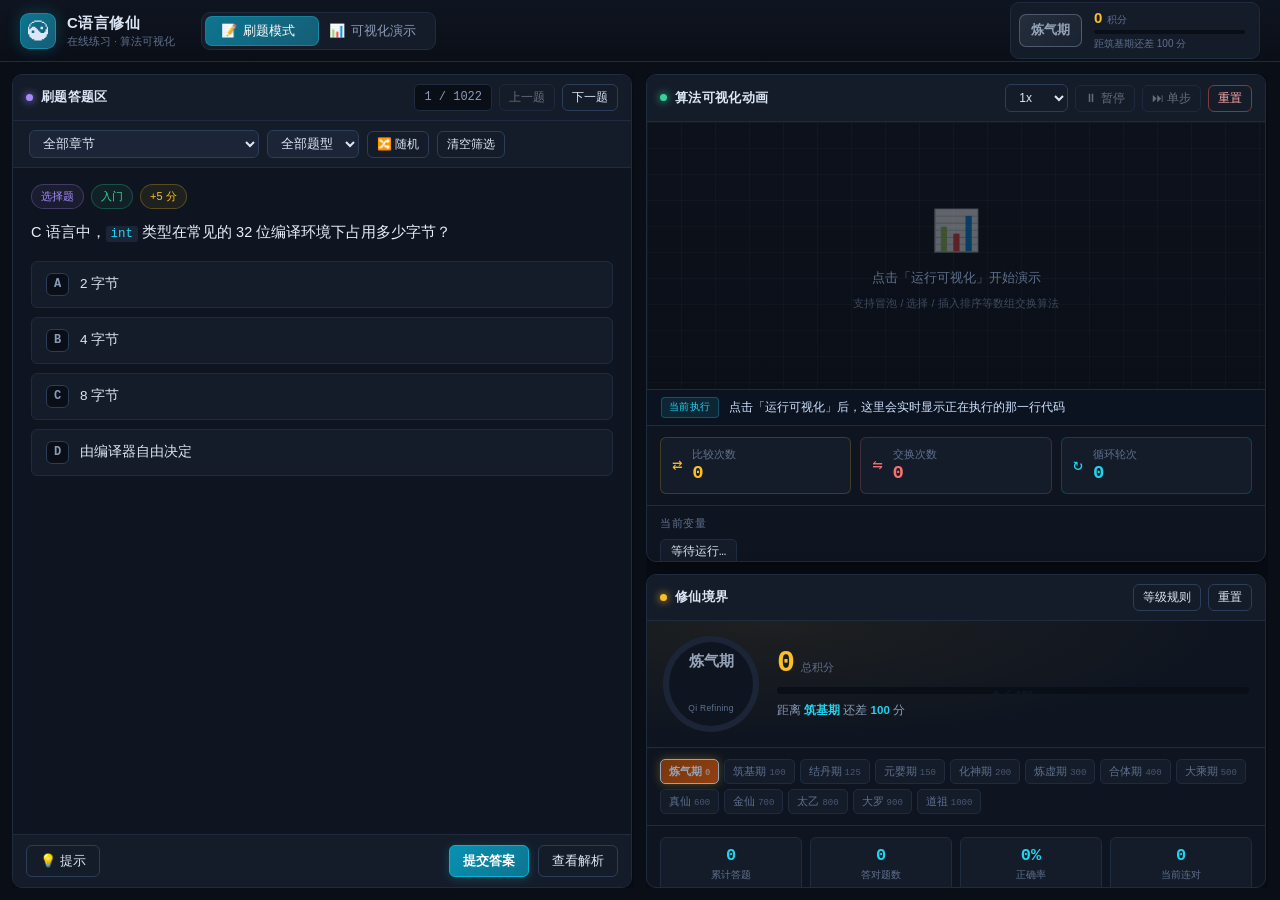
<file: index.html>
<!DOCTYPE html>
<html lang="zh-CN">
<head>
<meta charset="UTF-8">
<meta name="viewport" content="width=device-width, initial-scale=1.0">
<title>C语言修仙 · 在线练习与算法可视化</title>
<link rel="icon" href="data:,">
<link rel="stylesheet" href="css/style.css">
<style>
  /* 外层页面（iframe 的宿主）也要挂剑光标。
   * ui.html 内部由 style.css 末尾的规则覆盖，但 iframe 元素本身
   * 占据整个视口，鼠标停在它的边框/加载态上时走的是外层文档规则。 */
  html, html body, html body * { cursor: var(--cursor-sword); }
</style>
</head>
<body class="entry-body">

<!--
  ============================================================
  index.html —— 网站入口
  职责：仅负责挂载 ui.html（全部 DOM 布局都在 ui.html 中）
  好处：修改界面只需改 ui.html，本文件永远不用动
  运行方式：
    1) 本地：直接双击打开 index.html 即可（纯前端、无后端、无构建）
    2) 部署：把整个 c-practice 目录推到 GitHub Pages 即可
  ============================================================
-->

<div class="entry-loading" id="entryLoading">
  <div class="entry-spinner"></div>
  <p>正在载入 <code>ui.html</code> …</p>
</div>

<div class="entry-fallback" id="entryFallback" hidden>
  <h1>😢 界面文件未能载入</h1>
  <p class="entry-reason"></p>
  <p>请确认 <code>ui.html</code> 与本文件位于<b>同一目录</b>，且 <code>css\</code>、<code>js\</code> 两个子文件夹也已完整复制。</p>
  <p class="entry-actions">
    <a href="ui.html">点此直接打开 ui.html →</a>
  </p>
  <p class="entry-tip">提示：若直接双击 index.html 出现异常，可在本文件夹打开终端执行
    <code>python -m http.server 8080</code>，然后访问 http://localhost:8080</p>
</div>

<!-- ui.html 承载全部界面结构，被 iframe 嵌入以保持单文件职责单一 -->
<iframe id="appFrame" src="ui.html" title="C语言修仙在线练习"></iframe>

<script>
  /* 入口页脚本：仅负责 iframe 载入状态提示，不含任何业务逻辑
   *
   * 注意：iframe 的 error 事件在部分浏览器 + file:// 协议下并不触发，
   * 只监听 error 会导致真正出问题时用户只看到白屏。
   * 因此这里采用「load 事件 + 定时探测 iframe 内部 DOM」双重保险：
   * 只要 ui.html 真正渲染出了 #appFrame 容器，就认为载入成功。
   */
  (function () {
    var frame = document.getElementById('appFrame');
    var loading = document.getElementById('entryLoading');
    var fallback = document.getElementById('entryFallback');
    var settled = false;

    function succeed() {
      if (settled) return;
      settled = true;
      loading.style.display = 'none';
      fallback.hidden = true;
    }

    function fail(msg) {
      if (settled) return;
      settled = true;
      loading.style.display = 'none';
      fallback.hidden = false;
      if (msg) {
        var p = fallback.querySelector('.entry-reason');
        if (p) p.textContent = msg;
      }
    }

    // 方式一：iframe 触发 load
    frame.addEventListener('load', function () { succeed(); });

    // 方式二：iframe 触发 error（部分浏览器可用）
    frame.addEventListener('error', function () {
      fail('浏览器报告 ui.html 载入失败。');
    });

    // 方式三：定时探测 iframe 内部是否已渲染出根容器
    // 跨域限制对 file:// 同目录不生效，此处可正常读取（同源）。
    var tries = 0;
    var timer = setInterval(function () {
      tries++;
      var ok = false;
      try {
        var doc = frame.contentDocument;
        ok = !!(doc && doc.getElementById('appFrame'));
      } catch (e) {
        // 某些浏览器禁止读取 contentDocument，忽略并等待 load 事件
        ok = true;
      }
      if (ok) { clearInterval(timer); succeed(); return; }
      if (tries >= 20) {                    // 20 × 300ms = 6 秒
        clearInterval(timer);
        fail('ui.html 已找到，但内部脚本未能正常初始化。请按 F12 查看控制台报错。');
      }
    }, 300);
  })();
</script>

</body>
</html>
</file>
<file: css/style.css>
/* ============================================================
   style.css —— 全站样式（深色科技风）
   独立样式文件：所有视觉表现都在这里，改样式不用动 HTML/JS
   结构目录：
     01. 变量与基础
     02. 入口页 index.html
     03. 顶栏 + 模式切换
     04. 布局骨架
     05. 面板通用
     06. 代码编辑器
     07. 可视化面板
     08. 刷题面板
     09. 修仙等级面板
     10. 弹窗 / Toast
     11. 响应式
   ============================================================ */

/* ============ 01. 变量与基础 ============ */
:root {
  /* 背景层次 */
  --bg-0: #0a0e17;
  --bg-1: #0f1520;
  --bg-2: #141c2a;
  --bg-3: #1b2537;
  --bg-hover: #223047;

  /* 边框 */
  --line: #1f2b3f;
  --line-soft: #182234;
  --line-bright: #2c3d59;

  /* 文字 */
  --txt: #dce6f5;
  --txt-dim: #8b9cb8;
  --txt-mute: #5f708d;

  /* 主题色 */
  --cyan: #22d3ee;
  --cyan-dim: #0e7490;
  --green: #34d399;
  --purple: #a78bfa;
  --gold: #fbbf24;
  --orange: #fb923c;
  --red: #f87171;
  --blue: #60a5fa;
  --pink: #f472b6;

  /* 语法高亮 */
  --syn-key: #ff7b9c;
  --syn-type: #22d3ee;
  --syn-num: #fbbf24;
  --syn-str: #a5e075;
  --syn-com: #5a6b87;
  --syn-fn: #60a5fa;
  --syn-punc: #93a4c0;

  --radius: 10px;
  --radius-sm: 6px;
  --shadow: 0 8px 28px rgba(0, 0, 0, .45);
  --mono: "JetBrains Mono", "Cascadia Code", Consolas, "Courier New", monospace;
  --sans: -apple-system, BlinkMacSystemFont, "Segoe UI", "Microsoft YaHei", "PingFang SC", sans-serif;
}
/* ============ 01.2 像素剑光标 ============
 * 全站鼠标指针换成一把像素钻石剑（来自Minecraft 附魔钻石剑）。
 * 剑尖朝左上，所以热点设在 (5, 0) —— 鼠标点正好落在剑尖上，
 * 剑身向右下延伸，不挡视线。
 *
 * 热点 (5, 0) 由生成脚本实测剑尖位置得出（见 README「像素剑光标」一节），
 * 换图后必须重新实测并同步这两个数值。
 * 末位的 fallback 关键字不能省：图片万一加载失败，
 * 光标会退化成该关键字而不是变成一片空白。
 */
:root {
  --cursor-sword: url("../assets/cursor-sword.png") 5 0, default;
  /* 可点击元素：剑 + fallback pointer */
  --cursor-sword-hl: url("../assets/cursor-sword.png") 5 0, pointer;
}


* { box-sizing: border-box; margin: 0; padding: 0; }

html, body { height: 100%; }

body {
  font-family: var(--sans);
  background: var(--bg-0);
  color: var(--txt);
  font-size: 14px;
  line-height: 1.6;
  -webkit-font-smoothing: antialiased;
  overflow: hidden;
}

/* 全局滚动条 */
::-webkit-scrollbar { width: 9px; height: 9px; }
::-webkit-scrollbar-track { background: transparent; }
::-webkit-scrollbar-thumb { background: #2a3a54; border-radius: 5px; }
::-webkit-scrollbar-thumb:hover { background: #3a4f70; }

code, pre, .mono { font-family: var(--mono); }

/* 通用按钮 */
.btn {
  font-family: var(--sans);
  font-size: 13px;
  padding: 6px 13px;
  border-radius: var(--radius-sm);
  border: 1px solid var(--line-bright);
  background: var(--bg-3);
  color: var(--txt);
  cursor: var(--cursor-sword);
  transition: all .15s ease;
  white-space: nowrap;
  display: inline-flex;
  align-items: center;
  gap: 5px;
}
.btn:hover:not(:disabled) { background: var(--bg-hover); border-color: #3d5578; }
.btn:active:not(:disabled) { transform: translateY(1px); }
.btn:disabled { opacity: .4; cursor: not-allowed; }
.btn-sm { padding: 4px 9px; font-size: 12px; }
.btn-ghost { background: transparent; }
.btn-ghost:hover:not(:disabled) { background: var(--bg-3); }
.btn-primary {
  background: linear-gradient(135deg, #0891b2, #0e7490);
  border-color: #06b6d4;
  color: #fff;
  font-weight: 600;
  box-shadow: 0 2px 10px rgba(34, 211, 238, .22);
}
.btn-primary:hover:not(:disabled) {
  background: linear-gradient(135deg, #06b6d4, #0891b2);
  box-shadow: 0 3px 16px rgba(34, 211, 238, .38);
}
.btn-danger { background: transparent; border-color: #7f3a3a; color: #fca5a5; }
.btn-danger:hover:not(:disabled) { background: #3f1d1d; }
.btn-ico { font-size: 11px; }

.btn-mini {
  font-size: 11px;
  padding: 2px 8px;
  border-radius: 4px;
  border: 1px solid var(--line-bright);
  background: transparent;
  color: var(--txt-dim);
  cursor: var(--cursor-sword);
  transition: all .15s;
  font-family: var(--sans);
}
.btn-mini:hover { background: var(--bg-3); color: var(--txt); }

.sel {
  font-family: var(--sans);
  font-size: 12px;
  padding: 5px 9px;
  border-radius: var(--radius-sm);
  border: 1px solid var(--line-bright);
  background: var(--bg-2);
  color: var(--txt);
  cursor: var(--cursor-sword);
  outline: none;
}
.sel:focus { border-color: var(--cyan); }

/* ============ 01.5 hidden 属性兜底 ============
 * 必须放在入口页样式之前，且带 !important。
 * 原因：浏览器默认样式表里的 [hidden] { display: none } 优先级极低，
 * 任何作者样式里的 display 声明（.entry-fallback{display:flex} 等）
 * 都会覆盖它，导致 hidden 属性完全失效、遮罩层永久盖住页面。
 * 这条规则统一兜底，保证 hidden 在本项目任何位置都有效。
 */
[hidden] { display: none !important; }

/* ============ 02. 入口页 index.html ============ */
.entry-body {
  display: flex;
  align-items: center;
  justify-content: center;
  background: radial-gradient(ellipse at 50% 0%, #16203180, var(--bg-0) 70%);
}
#appFrame {
  width: 100vw;
  height: 100vh;
  border: none;
  display: block;
}
.entry-loading, .entry-fallback {
  position: fixed;
  inset: 0;
  display: flex;
  flex-direction: column;
  align-items: center;
  justify-content: center;
  gap: 16px;
  z-index: 10;
  color: var(--txt-dim);
}
.entry-spinner {
  width: 42px; height: 42px;
  border: 3px solid var(--line);
  border-top-color: var(--cyan);
  border-radius: 50%;
  animation: spin .8s linear infinite;
}
@keyframes spin { to { transform: rotate(360deg); } }
.entry-fallback { background: var(--bg-0); text-align: center; padding: 24px; }
.entry-fallback h1 { font-size: 20px; color: var(--txt); }
.entry-fallback code { color: var(--cyan); }
.entry-fallback b { color: var(--txt); }
.entry-fallback a { color: var(--cyan); }
.entry-fallback .entry-reason { color: #f0b429; font-size: 14px; min-height: 20px; }
.entry-fallback .entry-actions { margin-top: 4px; }
.entry-fallback .entry-tip {
  margin-top: 10px; font-size: 12.5px; line-height: 1.9;
  color: var(--txt-dim); max-width: 560px;
  border-top: 1px solid var(--line); padding-top: 14px;
}

/* ============ 03. 顶栏 + 模式切换 ============ */
.app-body {
  display: flex;
  flex-direction: column;
  height: 100vh;
}

.topbar {
  flex: 0 0 auto;
  height: 62px;
  display: flex;
  align-items: center;
  gap: 26px;
  padding: 0 20px;
  background: linear-gradient(180deg, var(--bg-1), var(--bg-0));
  border-bottom: 1px solid var(--line);
  z-index: 20;
}

.brand { display: flex; align-items: center; gap: 11px; }
.brand-logo {
  width: 36px; height: 36px;
  display: grid; place-items: center;
  font-size: 20px;
  border-radius: 9px;
  background: linear-gradient(135deg, #0e7490, #155e75);
  border: 1px solid #22d3ee55;
  box-shadow: 0 0 16px rgba(34, 211, 238, .22);
}
.brand-text h1 { font-size: 15px; font-weight: 700; letter-spacing: .5px; }
.brand-text p { font-size: 11px; color: var(--txt-mute); margin-top: -2px; }

/* 模式切换按钮 */
.mode-switch {
  position: relative;
  display: flex;
  background: var(--bg-2);
  border: 1px solid var(--line);
  border-radius: 9px;
  padding: 3px;
  gap: 2px;
}
.mode-btn {
  position: relative;
  z-index: 2;
  display: flex; align-items: center; gap: 6px;
  padding: 6px 16px;
  font-size: 13px;
  font-weight: 500;
  color: var(--txt-dim);
  background: transparent;
  border: none;
  border-radius: 7px;
  cursor: var(--cursor-sword);
  font-family: var(--sans);
  transition: color .2s;
}
.mode-btn.active { color: #fff; }
.mode-btn:hover:not(.active) { color: var(--txt); }
.mode-slider {
  position: absolute;
  z-index: 1;
  top: 3px; left: 3px; bottom: 3px;
  width: calc(50% - 3px);
  border-radius: 7px;
  background: linear-gradient(135deg, #0e7490, #155e75);
  border: 1px solid #22d3ee44;
  transition: transform .28s cubic-bezier(.4, 0, .2, 1);
}
.mode-switch[data-active="viz"] .mode-slider { transform: translateX(100%); }

/* 顶栏修仙迷你面板 */
.topbar-level {
  margin-left: auto;
  display: flex; align-items: center; gap: 12px;
  padding: 6px 14px 6px 8px;
  background: var(--bg-2);
  border: 1px solid var(--line);
  border-radius: 9px;
  min-width: 250px;
}
.tbl-badge {
  font-size: 13px; font-weight: 700;
  padding: 5px 11px;
  border-radius: 7px;
  background: linear-gradient(135deg, #78350f, #92400e);
  border: 1px solid #fbbf2455;
  color: #fde68a;
  white-space: nowrap;
  transition: all .4s;
}
.tbl-info { flex: 1; min-width: 0; }
.tbl-score { font-size: 15px; font-weight: 700; color: var(--gold); line-height: 1.2; }
.tbl-score em { font-size: 10px; font-style: normal; color: var(--txt-mute); font-weight: 400; }
.tbl-bar {
  height: 4px;
  background: var(--bg-0);
  border-radius: 3px;
  overflow: hidden;
  margin: 3px 0 2px;
}
.tbl-bar-fill {
  height: 100%;
  width: 0%;
  border-radius: 3px;
  background: linear-gradient(90deg, #f59e0b, #fbbf24);
  transition: width .5s ease;
}
.tbl-next { font-size: 10px; color: var(--txt-mute); white-space: nowrap; }

/* ============ 04. 布局骨架 ============ */
.layout {
  flex: 1;
  display: grid;
  grid-template-columns: 1fr 1fr;
  gap: 12px;
  padding: 12px;
  overflow: hidden;
  min-height: 0;
}
.col-left, .col-right {
  display: flex;
  flex-direction: column;
  gap: 12px;
  min-height: 0;
  overflow-y: auto;
  overflow-x: hidden;
  padding-right: 2px;
}

/* 模式切换时的显隐 */
body[data-mode="quiz"] .panel-editor { display: none; }
body[data-mode="quiz"] .panel-quiz { flex: 1 1 auto; }
body[data-mode="viz"] .panel-quiz { display: none; }
body[data-mode="viz"] .panel-editor { flex: 1 1 auto; }
body[data-mode="viz"] .panel-viz { flex: 1 1 auto; }

/* ============ 05. 面板通用 ============ */
.panel {
  background: var(--bg-1);
  border: 1px solid var(--line);
  border-radius: var(--radius);
  display: flex;
  flex-direction: column;
  min-height: 0;
  box-shadow: var(--shadow);
  overflow: hidden;
}
.panel-head {
  flex: 0 0 auto;
  display: flex;
  align-items: center;
  justify-content: space-between;
  gap: 10px;
  padding: 9px 13px;
  background: var(--bg-2);
  border-bottom: 1px solid var(--line);
}
.panel-head h2 {
  font-size: 13px;
  font-weight: 600;
  display: flex; align-items: center; gap: 8px;
  letter-spacing: .3px;
}
.dot { width: 7px; height: 7px; border-radius: 50%; display: inline-block; }
.dot-cyan { background: var(--cyan); box-shadow: 0 0 8px var(--cyan); }
.dot-purple { background: var(--purple); box-shadow: 0 0 8px var(--purple); }
.dot-green { background: var(--green); box-shadow: 0 0 8px var(--green); }
.dot-gold { background: var(--gold); box-shadow: 0 0 8px var(--gold); }
.panel-actions { display: flex; align-items: center; gap: 7px; flex-wrap: wrap; }

/* ============ 06. 代码编辑器 ============ */
.panel-editor { min-height: 300px; }

.editor {
  flex: 1;
  display: flex;
  min-height: 0;
  background: #0c111b;
  font-family: var(--mono);
  font-size: 13.5px;
  line-height: 21px;
  position: relative;
}

/* 行号槽：自身不滚动，靠 JS 同步 scrollTop 与代码区对齐 */
.editor-gutter {
  flex: 0 0 auto;
  width: 46px;
  padding: 12px 8px 12px 0;
  text-align: right;
  color: #3f5273;
  background: #0a0f18;
  border-right: 1px solid var(--line-soft);
  overflow: hidden;
  user-select: none;
  font-variant-numeric: tabular-nums;
}
.editor-gutter .gl {
  height: 21px;
  transition: color .15s, background .15s;
  border-radius: 3px 0 0 3px;
}
.editor-gutter .gl.active {
  color: var(--cyan);
  background: rgba(34, 211, 238, .1);
}
/* 末尾占位行：不可见，只为让行号槽总高与代码区一致 */
.editor-gutter .gl-pad { color: transparent; }

/* 滚动容器：行号槽 + 代码区。代码区用 grid 让高亮层与 textarea 同高，
 * 容器是唯一的滚动源。
 * 关键：不要给 textarea 设 height:100%（它会相对容器高度锁死、裁掉超长内容），
 * 也不要给它 position:absolute（高度会退回容器可视高，同样裁切）——
 * 必须让它作为 grid 子项与高亮层共享内容高度。 */
.editor-scroll {
  flex: 1;
  position: relative;
  overflow: auto;
  min-width: 0;
  display: grid;
  grid-template-columns: 1fr;
  align-content: start;
  /* 细滚动条：默认样式在深色底上几乎看不见 */
  scrollbar-width: thin;
  scrollbar-color: #2c3a56 transparent;
}
.editor-scroll::-webkit-scrollbar { width: 10px; height: 10px; }
.editor-scroll::-webkit-scrollbar-track { background: #0a0f18; }
.editor-scroll::-webkit-scrollbar-thumb {
  background: #2c3a56;
  border: 2px solid #0a0f18;
  border-radius: 6px;
}
.editor-scroll::-webkit-scrollbar-thumb:hover { background: #3d5175; }
.editor-scroll::-webkit-scrollbar-corner { background: #0a0f18; }

/* 高亮层与 textarea 叠放在同一个 grid 单元里 */
.editor-highlight,
.editor-input {
  grid-area: 1 / 1;
  margin: 0;
  padding: 12px 16px;
  font-family: var(--mono);
  font-size: 13.5px;
  line-height: 21px;
  white-space: pre;
  tab-size: 4;
  border: none;
  min-width: 100%;
  /* 行数由 JS 按行数撑开，保证两层等高 */
  min-height: 100%;
}
.editor-highlight {
  position: relative;
  inset: auto;
  color: var(--txt);
  pointer-events: none;   /* 不拦截鼠标，滚轮/点击能穿透到 textarea */
  overflow: hidden;
}
.editor-input {
  position: relative;
  inset: auto;
  display: block;
  width: 100%;
  /* 高度跟高亮层一致：同一 grid 单元被内容撑到最大 */
  height: 100%;
  background: transparent;
  color: transparent;
  caret-color: var(--cyan);
  resize: none;
  outline: none;
  overflow: hidden;        /* 自身不滚动，滚动权统一归容器 */
}
.editor-input::selection { background: rgba(34, 211, 238, .28); }

/* 语法着色 token */
.tk-kw   { color: var(--syn-key); font-weight: 600; }
.tk-typ  { color: var(--syn-type); }
.tk-num  { color: var(--syn-num); }
.tk-str  { color: var(--syn-str); }
.tk-com  { color: var(--syn-com); font-style: italic; }
.tk-fn   { color: var(--syn-fn); }
.tk-pun  { color: var(--syn-punc); }
.tk-pre  { color: #c084fc; }
.tk-op   { color: #f0abfc; }

/* 编辑器底部状态条 */
.editor-foot {
  flex: 0 0 auto;
  display: flex;
  align-items: center;
  justify-content: space-between;
  gap: 12px;
  padding: 8px 13px;
  background: var(--bg-2);
  border-top: 1px solid var(--line);
}
.editor-status { display: flex; gap: 14px; font-size: 11px; color: var(--txt-mute); }
.editor-status b { color: var(--txt-dim); font-weight: 600; }
.editor-btns { display: flex; gap: 8px; }

/* ============ 07. 可视化面板 ============ */
.panel-viz { min-height: 420px; }

.viz-stage {
  position: relative;
  flex: 1 1 auto;
  min-height: 268px;
  background:
    linear-gradient(180deg, #0c111b, #0a0f18);
  border-bottom: 1px solid var(--line);
  padding: 18px 16px 30px;
  overflow: hidden;
  display: flex;
  align-items: flex-end;
}

/* 网格背景 */
.viz-stage::before {
  content: "";
  position: absolute;
  inset: 0;
  background-image:
    linear-gradient(#ffffff06 1px, transparent 1px),
    linear-gradient(90deg, #ffffff06 1px, transparent 1px);
  background-size: 100% 26px, 34px 100%;
  pointer-events: none;
}

.viz-empty {
  position: absolute;
  inset: 0;
  display: flex; flex-direction: column;
  align-items: center; justify-content: center;
  gap: 6px;
  color: var(--txt-mute);
  text-align: center;
  z-index: 3;
}
.viz-empty-ico { font-size: 40px; opacity: .35; }
.viz-empty p { font-size: 13px; }
.viz-empty small { font-size: 11px; opacity: .6; }

/* 柱状图 */
.viz-bars {
  position: relative;
  z-index: 2;
  width: 100%;
  height: 100%;
  display: flex;
  align-items: flex-end;
  justify-content: center;
  gap: 5px;
}
.viz-bar {
  flex: 1 1 0;
  max-width: 46px;
  min-width: 6px;
  position: relative;
  display: flex;
  flex-direction: column;
  justify-content: flex-end;
  align-items: center;
  height: 100%;
  transition: transform .18s;
}

/* ---- 柱子入场动画：从地面「长」出来 ----
 * 声明数组时逐根弹起，--enter-delay 由 JS 按下标错开，形成波浪感。
 * 这段动画只作用在 bar-enter 标记期，播完 JS 会摘掉该 class，
 * 避免和 compare / swap / lifted 的 transform 抢同一属性。 */
.viz-bar.bar-enter {
  animation: barRise .5s cubic-bezier(.34, 1.42, .5, 1) backwards;
  animation-delay: var(--enter-delay, 0ms);
}
@keyframes barRise {
  from {
    opacity: 0;
    transform: translateY(26px) scaleY(.25);
  }
  60% {
    opacity: 1;
  }
  to {
    opacity: 1;
    transform: translateY(0) scaleY(1);
  }
}
/* 数值比柱子本身晚一点淡入，像「长出来后才显示读数」 */
.viz-bar.bar-enter .viz-bar-val {
  animation: barLabelIn .4s ease backwards;
  animation-delay: calc(var(--enter-delay, 0ms) + 160ms);
}
@keyframes barLabelIn {
  from { opacity: 0; transform: translateX(-50%) translateY(6px); }
  to   { opacity: 1; transform: translateX(-50%) translateY(0); }
}

/* ---- 比较中的呼吸脉冲：让「正在比这两根」一眼可见 ---- */
.viz-bar.compare .viz-bar-fill {
  animation: barPulse 1.05s ease-in-out infinite;
}
@keyframes barPulse {
  0%, 100% { filter: brightness(1); }
  50%      { filter: brightness(1.45); }
}
/* 柱顶数值在比较时轻微跳动，指示「读数在被反复读取」 */
.viz-bar.compare .viz-bar-val {
  animation: valBob .55s ease-in-out infinite;
}
@keyframes valBob {
  0%, 100% { transform: translateX(-50%) translateY(0); }
  50%      { transform: translateX(-50%) translateY(-2.5px); }
}
/* 正在被比较的柱子在底部投出一道扫描光 */
.viz-bar.compare::before {
  content: "";
  position: absolute;
  left: -2px; right: -2px;
  bottom: -6px;
  height: 2px;
  border-radius: 2px;
  background: linear-gradient(90deg, transparent, var(--gold), transparent);
  animation: scanGlow 1.05s ease-in-out infinite;
  z-index: 4;
}
@keyframes scanGlow {
  0%, 100% { opacity: .35; transform: scaleX(.6); }
  50%      { opacity: 1;   transform: scaleX(1); }
}
.viz-bar-fill {
  width: 100%;
  border-radius: 4px 4px 2px 2px;
  background: linear-gradient(180deg, #22d3ee, #0e7490);
  box-shadow: 0 0 10px rgba(34, 211, 238, .3);
  transition: height .32s cubic-bezier(.34, 1.3, .64, 1), background .2s, box-shadow .2s;
  position: relative;
}
/* 柱顶数值 */
.viz-bar-val {
  position: absolute;
  top: -19px;
  left: 50%;
  transform: translateX(-50%);
  font-size: 10.5px;
  font-family: var(--mono);
  color: var(--txt-dim);
  white-space: nowrap;
}
/* 柱底索引 */
.viz-bar-idx {
  position: absolute;
  bottom: -21px;
  left: 50%;
  transform: translateX(-50%);
  font-size: 10px;
  font-family: var(--mono);
  color: var(--txt-mute);
}
.viz-bar-idx.pivot { color: var(--gold); font-weight: 700; }

/* 状态配色 */
.viz-bar.compare .viz-bar-fill {
  background: linear-gradient(180deg, #fbbf24, #b45309);
  box-shadow: 0 0 16px rgba(251, 191, 36, .55);
}
.viz-bar.compare .viz-bar-val { color: var(--gold); font-weight: 700; }
.viz-bar.swap .viz-bar-fill {
  background: linear-gradient(180deg, #f87171, #b91c1c);
  box-shadow: 0 0 16px rgba(248, 113, 113, .55);
}
.viz-bar.swap .viz-bar-val { color: var(--red); font-weight: 700; }
.viz-bar.sorted .viz-bar-fill {
  background: linear-gradient(180deg, #34d399, #047857);
  box-shadow: 0 0 12px rgba(52, 211, 153, .5);
}

/* ---- 交换瞬间：柱子弹一下 + 顶部数值翻滚 ----
 * 高度变化由 .viz-bar-fill 的 height 过渡负责（.32s 弹性），
 * 这里补上「弹跳」和「数值提示」，让一次交换有明确的落点感。 */
.viz-bar.swap {
  transform: translateY(-7px);
  animation: barBounce .42s cubic-bezier(.3, 1.5, .5, 1);
}
@keyframes barBounce {
  0%   { transform: translateY(-13px) scaleY(1.06); }
  45%  { transform: translateY(2px)   scaleY(.97); }
  70%  { transform: translateY(-2px)  scaleY(1.01); }
  100% { transform: translateY(-7px)  scaleY(1); }
}
/* 数值弹一下，像仪表指针被拨动 */
.viz-bar.swap .viz-bar-val {
  animation: valPop .42s cubic-bezier(.3, 1.6, .5, 1);
}
@keyframes valPop {
  0%   { transform: translateX(-50%) scale(1); }
  40%  { transform: translateX(-50%) scale(1.45); }
  100% { transform: translateX(-50%) scale(1); }
}

/* ---- 排序完成：柱子依次点亮成绿色 ----
 * end 事件给所有柱子加 .sorted，用 --sorted-delay 错开，
 * 形成一道从左到右扫过的绿色波浪。 */
.viz-bar.sorted .viz-bar-fill {
  animation: sortedPop .5s cubic-bezier(.34, 1.5, .5, 1) backwards;
  animation-delay: var(--sorted-delay, 0ms);
}
@keyframes sortedPop {
  0%   { filter: brightness(1);   transform: scaleY(1); }
  35%  { filter: brightness(1.9); transform: scaleY(1.09); }
  100% { filter: brightness(1);   transform: scaleY(1); }
}

/* 统计卡片 */
.viz-stats {
  flex: 0 0 auto;
  display: grid;
  grid-template-columns: repeat(3, 1fr);
  gap: 9px;
  padding: 11px 13px;
  border-bottom: 1px solid var(--line);
}
.stat-card {
  display: flex; align-items: center; gap: 10px;
  padding: 8px 11px;
  background: var(--bg-2);
  border: 1px solid var(--line);
  border-radius: var(--radius-sm);
  transition: border-color .3s, transform .2s;
}
.stat-card.flash { transform: scale(1.06); }
.stat-compare { border-color: #fbbf2433; }
.stat-swap { border-color: #f8717133; }
.stat-round { border-color: #22d3ee33; }
.sc-ico { font-size: 17px; font-family: var(--mono); }
.stat-compare .sc-ico { color: var(--gold); }
.stat-swap .sc-ico { color: var(--red); }
.stat-round .sc-ico { color: var(--cyan); }
.sc-label { font-size: 10.5px; color: var(--txt-mute); }
.sc-value {
  font-size: 19px; font-weight: 700;
  font-family: var(--mono);
  line-height: 1.15;
  font-variant-numeric: tabular-nums;
}
.stat-compare .sc-value { color: var(--gold); }
.stat-swap .sc-value { color: var(--red); }
.stat-round .sc-value { color: var(--cyan); }

/* 变量面板 */
.viz-vars {
  flex: 0 0 auto;
  padding: 9px 13px;
  border-bottom: 1px solid var(--line);
}
.vv-head, .vl-head, .vc-head, .lr-head {
  font-size: 11px;
  color: var(--txt-mute);
  text-transform: uppercase;
  letter-spacing: .6px;
  margin-bottom: 7px;
  display: flex; align-items: center; justify-content: space-between;
}
.vv-list { display: flex; flex-wrap: wrap; gap: 7px; }
.vv-item {
  font-family: var(--mono);
  font-size: 12px;
  padding: 3px 10px;
  background: var(--bg-2);
  border: 1px solid var(--line);
  border-radius: 5px;
  transition: all .18s;
}
.vv-item b { color: var(--cyan); font-weight: 700; }
.vv-item.k-i { border-color: #a78bfa55; }
.vv-item.k-i b { color: var(--purple); }
.vv-item.k-j { border-color: #fbbf2455; }
.vv-item.k-j b { color: var(--gold); }
.vv-item.k-n { border-color: #34d39955; }
.vv-item.k-n b { color: var(--green); }
.vv-item.k-t { border-color: #f472b655; }
.vv-item.k-t b { color: var(--pink); }
.vv-item.idle { color: var(--txt-mute); font-style: italic; border-style: dashed; }

/* 执行日志 */
.viz-log {
  flex: 0 0 auto;
  max-height: 128px;
  display: flex; flex-direction: column;
  padding: 9px 13px;
  border-bottom: 1px solid var(--line);
}
.vl-body {
  flex: 1;
  overflow-y: auto;
  font-family: var(--mono);
  font-size: 11.5px;
  line-height: 1.85;
  color: var(--txt-dim);
}
.vl-body .lg-row { display: flex; gap: 8px; }
.vl-body .lg-no { color: #3f5273; min-width: 26px; text-align: right; }
.vl-body .lg-txt em { font-style: normal; color: var(--cyan); font-weight: 600; }
.vl-body .lg-txt .cmp { color: var(--gold); }
.vl-body .lg-txt .swp { color: var(--red); }
.vl-body .lg-txt .fin { color: var(--green); }

/* ---- 交换示意（.lifted / .candidate） ----
 * 原来这两组样式是配合机械臂抓爪的：柱子被夹住时抬起并发琥珀光，
 * 判定「需要交换」但还没夹时只描一圈金边。
 * 抓爪移除后动作语义不变，所以样式保留，只把抬起幅度调小、去掉虚线。 */
.viz-bar.lifted {
  transform: translateY(-14px) scale(1.06);
  z-index: 6;
}
.viz-bar.lifted .viz-bar-fill {
  background: linear-gradient(180deg, #fcd34d, #d97706);
  box-shadow: 0 0 18px #f59e0b88, 0 0 0 1px #fde68a;
}
/* 已判定要交换、正在落位：金色描边提示 */
.viz-bar.candidate .viz-bar-fill {
  box-shadow: 0 0 0 2px #fbbf2488, 0 0 14px #f59e0b55;
}

/* 通用闪烁关键帧（控制台等待灯、运行状态灯共用） */
@keyframes rigBlink { 50% { opacity: .35; } }

/* ============ 07.6 实时执行代码浮层 ============ */
.viz-codeline {
  flex: 0 0 auto;
  display: flex;
  align-items: center;
  gap: 10px;
  padding: 7px 14px;
  background: #0b1220;
  border-bottom: 1px solid var(--line);
  min-height: 34px;
}
.vcl-badge {
  flex: 0 0 auto;
  font-family: var(--mono);
  font-size: 9.5px;
  letter-spacing: .4px;
  color: var(--cyan);
  background: #22d3ee1a;
  border: 1px solid #22d3ee44;
  padding: 2px 7px;
  border-radius: 4px;
  white-space: nowrap;
}
.vcl-code {
  flex: 1;
  min-width: 0;
  font-family: var(--mono);
  font-size: 12px;
  line-height: 1.5;
  color: #cfe3ff;
  white-space: pre;
  overflow-x: auto;
  overflow-y: hidden;
  scrollbar-width: none;
}
.vcl-code::-webkit-scrollbar { height: 0; }
.viz-codeline.flash { background: #0f1b2e; }
.viz-codeline.flash .vcl-badge {
  color: #0a0f18;
  background: var(--cyan);
  border-color: var(--cyan);
}
/* 行号角标 */
.vcl-ln {
  display: inline-block;
  min-width: 20px;
  margin-right: 8px;
  padding: 0 4px;
  font-size: 10px;
  text-align: center;
  color: #0a0f18;
  background: var(--cyan);
  border-radius: 3px;
  vertical-align: 1px;
}

/* 控制台 */
.viz-console {
  flex: 0 0 auto;
  display: flex; flex-direction: column;
  max-height: 210px;
  background: #080c14;
}
.vc-head {
  display: flex; align-items: center; justify-content: space-between;
  padding: 7px 13px 6px;
  border-bottom: 1px solid #131b28;
}
.vc-title {
  display: flex; align-items: center; gap: 7px;
  font-size: 11.5px;
  color: var(--txt-dim);
  letter-spacing: .3px;
}
.vc-led {
  width: 6px; height: 6px;
  border-radius: 50%;
  background: #334155;
  transition: background .2s, box-shadow .2s;
}
/* 等输入时 LED 亮起并闪烁，一眼看出程序在等键盘 */
.vc-led.wait { background: var(--gold); box-shadow: 0 0 7px var(--gold); animation: rigBlink .8s steps(2) infinite; }
.vc-led.run  { background: var(--green); box-shadow: 0 0 7px var(--green); }
.vc-mode {
  font-style: normal;
  font-size: 9.5px;
  color: var(--txt-mute);
  background: #131b28;
  border: 1px solid var(--line);
  padding: 1px 6px;
  border-radius: 9px;
}
.vc-mode.live { color: #0a0f18; background: var(--gold); border-color: var(--gold); }

.vc-body {
  flex: 1;
  overflow-y: auto;
  padding: 6px 13px 9px;
  font-family: var(--mono);
  font-size: 12px;
  line-height: 1.7;
  color: #b8e6d9;
}
.vc-out {
  margin: 0;
  font: inherit;
  white-space: pre-wrap;
  word-break: break-all;
}

/* 等待输入提示条 */
.vc-wait {
  display: flex; align-items: center; gap: 8px;
  margin: 6px 0 2px;
  padding: 6px 9px;
  background: #fbbf2410;
  border: 1px solid #f59e0b55;
  border-radius: var(--radius-sm);
  font-size: 11.5px;
  color: #fcd34d;
  animation: vcWaitIn .22s ease-out;
}
@keyframes vcWaitIn { from { opacity: 0; transform: translateY(-4px); } }
.vc-wait-ico { font-size: 13px; }
.vc-wait-text { flex: 1; min-width: 0; }

/* 输入行 */
.vc-inputline {
  display: flex; align-items: center; gap: 8px;
  margin-top: 5px;
  padding: 5px 9px;
  background: #0d1420;
  border: 1px solid #22d3ee55;
  border-radius: var(--radius-sm);
  box-shadow: 0 0 0 2px #22d3ee14;
}
.vc-prompt {
  flex: 0 0 auto;
  font-family: var(--mono);
  font-size: 13px;
  color: var(--cyan);
  user-select: none;
}
.vc-input {
  flex: 1;
  min-width: 0;
  background: transparent;
  border: none;
  outline: none;
  color: #e6fffb;
  font-family: var(--mono);
  font-size: 12.5px;
  line-height: 1.5;
  caret-color: var(--cyan);
}
.vc-input::placeholder { color: #3f5470; }
/* 闪烁光标：只在输入框未聚焦时显示，聚焦后交给浏览器原生光标 */
.vc-caret {
  flex: 0 0 auto;
  width: 7px; height: 15px;
  background: var(--cyan);
  opacity: 0;
}
.vc-inputline.idle-caret .vc-caret {
  opacity: 1;
  animation: rigBlink 1.05s steps(2) infinite;
}

.vc-foot {
  padding: 5px 13px 7px;
  font-size: 10.5px;
  border-top: 1px solid #131b28;
}
.vc-foot code {
  font-family: var(--mono);
  color: var(--cyan);
  background: #22d3ee12;
  padding: 0 4px;
  border-radius: 3px;
}
.vc-dim { color: var(--txt-mute); }

/* ============ 08. 刷题面板 ============ */
.panel-quiz { min-height: 300px; }

.quiz-progress {
  font-family: var(--mono);
  font-size: 12px;
  color: var(--txt-dim);
  padding: 3px 9px;
  background: var(--bg-0);
  border-radius: 5px;
  border: 1px solid var(--line);
}

.quiz-body {
  flex: 1;
  overflow-y: auto;
  padding: 16px 18px;
  min-height: 0;
}

.quiz-meta { display: flex; gap: 7px; margin-bottom: 11px; flex-wrap: wrap; }
.chip {
  font-size: 11px;
  padding: 2.5px 9px;
  border-radius: 20px;
  border: 1px solid;
  white-space: nowrap;
}
.chip-type { color: var(--purple); border-color: #a78bfa44; background: #a78bfa12; }
.chip-diff { color: var(--blue); border-color: #60a5fa44; background: #60a5fa12; }
.chip-point { color: var(--gold); border-color: #fbbf2444; background: #fbbf2412; }
.chip-diff[data-lv="1"] { color: var(--green); border-color: #34d39944; background: #34d39912; }
.chip-diff[data-lv="2"] { color: var(--cyan); border-color: #22d3ee44; background: #22d3ee12; }
.chip-diff[data-lv="3"] { color: var(--orange); border-color: #fb923c44; background: #fb923c12; }
/* 章节标签（1000 题大题库） */
.chip-chapter {
  color: var(--txt-dim); border-color: var(--line-bright);
  background: #ffffff08; max-width: 260px;
  overflow: hidden; text-overflow: ellipsis; white-space: nowrap;
}

/* ---------- 题库筛选栏 ---------- */
.quiz-bar {
  display: flex; align-items: center; gap: 10px;
  padding: 9px 16px;
  background: var(--bg-2);
  border-bottom: 1px solid var(--line);
  flex: 0 0 auto; flex-wrap: wrap;
}
.quiz-filters { display: flex; align-items: center; gap: 8px; flex-wrap: wrap; }
.qsel {
  background: var(--bg-3); color: var(--txt);
  border: 1px solid var(--line-bright); border-radius: var(--radius-sm);
  padding: 5px 9px; font-size: 12.5px; font-family: inherit;
  cursor: var(--cursor-sword); outline: none; max-width: 230px;
}
.qsel:hover { border-color: var(--cyan); }
.qsel:focus { border-color: var(--cyan); }
.qsel option { background: var(--bg-2); color: var(--txt); }

/* ---------- 程序阅读题 / 编程题补充 ---------- */
.qf-hint { font-size: 12px; color: var(--txt-dim); line-height: 1.7; }
.qc-note {
  font-size: 12.5px; color: var(--cyan); line-height: 1.8;
  padding: 9px 12px; margin-bottom: 10px;
  background: #22d3ee0f; border-left: 3px solid var(--cyan);
  border-radius: var(--radius-sm);
}
.qc-note-sub {
  font-size: 12px; color: var(--txt-dim);
  margin-bottom: 8px; letter-spacing: .3px;
}

.quiz-stem {
  font-size: 14.5px;
  font-weight: 500;
  line-height: 1.75;
  margin-bottom: 15px;
  color: #e8f0fb;
}
.quiz-stem code,
.quiz-options code,
.quiz-fill code {
  font-family: var(--mono);
  font-size: 12.5px;
  background: var(--bg-3);
  padding: 1px 5px;
  border-radius: 3px;
  color: var(--cyan);
}

/* 选择题选项 */
.quiz-options { display: flex; flex-direction: column; gap: 9px; }
.qo-item {
  display: flex; align-items: flex-start; gap: 11px;
  padding: 11px 14px;
  background: var(--bg-2);
  border: 1px solid var(--line);
  border-radius: var(--radius-sm);
  cursor: var(--cursor-sword);
  transition: all .16s;
  font-size: 13.5px;
  line-height: 1.6;
}
.qo-item:hover { background: var(--bg-3); border-color: var(--line-bright); }
.qo-item.selected {
  border-color: var(--cyan);
  background: #22d3ee10;
  box-shadow: 0 0 0 1px #22d3ee44;
}
.qo-item.correct {
  border-color: var(--green);
  background: #34d39914;
  box-shadow: 0 0 0 1px #34d39955;
}
.qo-item.wrong {
  border-color: var(--red);
  background: #f8717114;
  box-shadow: 0 0 0 1px #f8717155;
}
.qo-key {
  flex: 0 0 auto;
  width: 23px; height: 23px;
  display: grid; place-items: center;
  border-radius: 6px;
  background: var(--bg-0);
  border: 1px solid var(--line-bright);
  font-family: var(--mono);
  font-size: 12px;
  font-weight: 700;
  color: var(--txt-dim);
  transition: all .16s;
}
.qo-item.selected .qo-key { background: var(--cyan); border-color: var(--cyan); color: #04212b; }
.qo-item.correct .qo-key { background: var(--green); border-color: var(--green); color: #04261a; }
.qo-item.wrong .qo-key { background: var(--red); border-color: var(--red); color: #2b0a0a; }
.qo-text { flex: 1; }
.qo-mark { font-size: 15px; flex: 0 0 auto; }

/* 代码填空题 */
.quiz-code {
  background: #0c111b;
  border: 1px solid var(--line);
  border-left: 3px solid var(--purple);
  border-radius: var(--radius-sm);
  padding: 14px 16px;
  font-size: 12.8px;
  line-height: 21px;
  overflow-x: auto;
  color: var(--txt);
  white-space: pre;
  margin-bottom: 14px;
}
.quiz-code .tk-kw { color: var(--syn-key); font-weight: 600; }
.quiz-code .tk-typ { color: var(--syn-type); }
.quiz-code .tk-num { color: var(--syn-num); }
.quiz-code .tk-str { color: var(--syn-str); }
.quiz-code .tk-com { color: var(--syn-com); font-style: italic; }
.quiz-code .tk-fn { color: var(--syn-fn); }
.quiz-code .tk-pun { color: var(--syn-punc); }
.quiz-code .tk-op { color: #f0abfc; }

.quiz-fill { display: flex; flex-direction: column; gap: 12px; }
.qf-row { display: flex; align-items: center; gap: 11px; flex-wrap: wrap; }
.qf-label {
  font-size: 12px;
  color: var(--txt-dim);
  min-width: 62px;
  font-family: var(--mono);
}
.qf-input {
  flex: 1;
  min-width: 130px;
  font-family: var(--mono);
  font-size: 13px;
  padding: 8px 12px;
  background: var(--bg-0);
  border: 1px solid var(--line-bright);
  border-radius: var(--radius-sm);
  color: var(--cyan);
  outline: none;
  /* 文本光标：必须在组件自身声明。文件末尾的光标兜底虽然也列了
   * .qf-input，但同特异性下靠后胜，两者分处文件首尾、很容易在
   * 以后调整样式顺序时被改坏。写在这里最稳。 */
  cursor: text;
  transition: border-color .16s;
}
.qf-input:focus { border-color: var(--purple); box-shadow: 0 0 0 2px #a78bfa22; }.qf-input.correct { border-color: var(--green); color: var(--green); }
.qf-input.wrong { border-color: var(--red); color: var(--red); }
.qf-input::placeholder { color: #3f5273; }

/* 反馈条 */
.quiz-feedback {
  margin-top: 15px;
  padding: 12px 15px;
  border-radius: var(--radius-sm);
  font-size: 13px;
  line-height: 1.7;
  border: 1px solid;
  animation: fbIn .3s ease;
}
@keyframes fbIn { from { opacity: 0; transform: translateY(-6px); } }
.quiz-feedback.ok { background: #34d39910; border-color: #34d39955; color: #a7f3d0; }
.quiz-feedback.no { background: #f8717110; border-color: #f8717155; color: #fecaca; }
.quiz-feedback.info { background: #60a5fa10; border-color: #60a5fa55; color: #bfdbfe; }
.qf-title { font-weight: 700; margin-bottom: 5px; display: flex; align-items: center; gap: 6px; }
.qf-gain { color: var(--gold); font-weight: 700; }
.qf-body { color: var(--txt-dim); }
.qf-body code { font-family: var(--mono); color: var(--cyan); }

.quiz-foot {
  flex: 0 0 auto;
  display: flex;
  gap: 9px;
  padding: 10px 13px;
  background: var(--bg-2);
  border-top: 1px solid var(--line);
}
.quiz-foot .btn-primary { margin-left: auto; }

/* ============ 09. 修仙等级面板 ============ */
.panel-level { min-height: 300px; }

.level-hero {
  flex: 0 0 auto;
  display: flex;
  align-items: center;
  gap: 18px;
  padding: 15px 16px;
  border-bottom: 1px solid var(--line);
  background: radial-gradient(ellipse at 20% 0%, #fbbf2410, transparent 65%);
}

.lh-ring {
  flex: 0 0 auto;
  width: 96px; height: 96px;
  border-radius: 50%;
  display: grid; place-items: center;
  text-align: center;
  background: conic-gradient(var(--gold) var(--p, 0%), var(--bg-3) 0);
  position: relative;
  transition: background .6s;
}
.lh-ring::before {
  content: "";
  position: absolute;
  inset: 6px;
  border-radius: 50%;
  background: var(--bg-1);
}
.lh-ring-text {
  position: relative;
  font-size: 15px;
  font-weight: 700;
  color: #fde68a;
  line-height: 1.2;
}
.lh-ring-sub {
  position: relative;
  font-size: 8.5px;
  color: var(--txt-mute);
  letter-spacing: .3px;
  margin-top: 1px;
}
.lh-meta { flex: 1; min-width: 0; }
.lhm-score { display: flex; align-items: baseline; gap: 6px; }
.lhm-num {
  font-size: 30px; font-weight: 800;
  font-family: var(--mono);
  color: var(--gold);
  line-height: 1;
  font-variant-numeric: tabular-nums;
}
.lhm-unit { font-size: 11px; color: var(--txt-mute); }
.lhm-bar {
  position: relative;
  height: 7px;
  background: var(--bg-0);
  border-radius: 4px;
  overflow: hidden;
  margin: 9px 0 7px;
}
.lhm-bar-fill {
  height: 100%;
  width: 0%;
  border-radius: 4px;
  background: linear-gradient(90deg, #f59e0b, #fde047);
  transition: width .6s cubic-bezier(.4, 0, .2, 1);
}
.lhm-bar-text {
  position: absolute;
  inset: 0;
  display: grid; place-items: center;
  font-size: 9.5px;
  font-family: var(--mono);
  color: #04212b;
  font-weight: 700;
}
.lhm-next { font-size: 11.5px; color: var(--txt-dim); }
.lhm-next b { color: var(--cyan); }

/* 境界阶梯 */
.level-ladder {
  flex: 0 0 auto;
  display: flex;
  flex-wrap: wrap;
  gap: 5px;
  padding: 11px 13px;
  border-bottom: 1px solid var(--line);
}
.ld-item {
  font-size: 10.5px;
  padding: 3px 8px;
  border-radius: 5px;
  border: 1px solid var(--line);
  background: var(--bg-2);
  color: var(--txt-mute);
  cursor: var(--cursor-sword);
  transition: all .25s;
  white-space: nowrap;
}
.ld-item.reached { color: var(--txt-dim); border-color: var(--line-bright); }
.ld-item.current {
  background: linear-gradient(135deg, #78350f, #92400e);
  border-color: var(--gold);
  color: #fde68a;
  font-weight: 700;
  box-shadow: 0 0 10px rgba(251, 191, 36, .3);
}
.ld-item .ld-p { font-family: var(--mono); font-size: 9px; opacity: .7; margin-left: 3px; }

/* 统计小卡 */
.level-stats {
  flex: 0 0 auto;
  display: grid;
  grid-template-columns: repeat(4, 1fr);
  gap: 8px;
  padding: 11px 13px;
  border-bottom: 1px solid var(--line);
}
.ls-card {
  background: var(--bg-2);
  border: 1px solid var(--line);
  border-radius: var(--radius-sm);
  padding: 8px 4px;
  text-align: center;
}
.ls-num {
  font-size: 17px; font-weight: 700;
  font-family: var(--mono);
  color: var(--cyan);
  line-height: 1.2;
  font-variant-numeric: tabular-nums;
}
.ls-label { font-size: 10px; color: var(--txt-mute); }

/* 答题记录 */
.level-records {
  flex: 1 1 auto;
  min-height: 90px;
  display: flex; flex-direction: column;
  padding: 10px 13px;
  overflow: hidden;
}
.lr-list { flex: 1; overflow-y: auto; display: flex; flex-direction: column; gap: 5px; }
.lr-item {
  display: flex; align-items: center; gap: 9px;
  padding: 6px 10px;
  background: var(--bg-2);
  border: 1px solid var(--line);
  border-left-width: 3px;
  border-radius: 5px;
  font-size: 12px;
}
.lr-item.ok { border-left-color: var(--green); }
.lr-item.no { border-left-color: var(--red); }
.lr-ico { font-size: 12px; }
.lr-text { flex: 1; color: var(--txt-dim); overflow: hidden; text-overflow: ellipsis; white-space: nowrap; }
.lr-points { font-family: var(--mono); font-size: 11.5px; font-weight: 700; }
.lr-item.ok .lr-points { color: var(--green); }
.lr-item.no .lr-points { color: var(--red); }
.lr-time { font-size: 10px; color: var(--txt-mute); font-family: var(--mono); }
.lr-empty { font-size: 11.5px; color: var(--txt-mute); text-align: center; padding: 14px; font-style: italic; }

/* ============ 10. 弹窗 / Toast ============ */
.modal { position: fixed; inset: 0; z-index: 100; display: grid; place-items: center; }
.modal-mask { position: absolute; inset: 0; background: #000a; backdrop-filter: blur(3px); }
.modal-box {
  position: relative;
  width: min(560px, 92vw);
  max-height: 82vh;
  display: flex; flex-direction: column;
  background: var(--bg-1);
  border: 1px solid var(--line-bright);
  border-radius: var(--radius);
  box-shadow: 0 20px 60px #000a;
  animation: mIn .24s ease;
}
@keyframes mIn { from { opacity: 0; transform: scale(.94) translateY(10px); } }
.modal-head {
  display: flex; align-items: center; justify-content: space-between;
  padding: 13px 17px;
  border-bottom: 1px solid var(--line);
}
.modal-head h3 { font-size: 15px; }
.modal-body { padding: 15px 17px; overflow-y: auto; }
.modal-foot { padding: 11px 17px; border-top: 1px solid var(--line); }
.modal-tip { font-size: 11px; color: var(--txt-mute); }
.modal-tip code { color: var(--cyan); }

/* ========== 通用确认弹窗（危险操作防误触） ========== */
.modal-box-sm { width: min(420px, 92vw); }
/* 危险弹窗整体描边偏红，与普通信息弹窗区分 */
#confirmModal .modal-box { border-color: #6b3030; }
#confirmModal .modal-head h3 { color: #fca5a5; }
.warn-ico {
  display: inline-block;
  margin-right: 6px;
  font-size: 15px;
  color: #f59e0b;
  animation: warnPulse 1.5s ease-in-out infinite;
}
@keyframes warnPulse { 50% { opacity: .45; } }

.confirm-msg { font-size: 13.5px; line-height: 1.85; color: var(--txt); }

/* 告诉用户「会丢什么、还能怎么找回」 */
.confirm-detail {
  margin-top: 12px;
  padding: 10px 12px;
  background: #7f1d1d1f;
  border-left: 3px solid #b91c1c;
  border-radius: var(--radius-sm);
}
.cd-row { display: flex; align-items: center; gap: 10px; font-size: 12.5px; }
.cd-k { color: var(--txt-mute); flex: 0 0 auto; }
.cd-v {
  color: #fca5a5;
  font-family: var(--mono);
  font-weight: 600;
}
.cd-hint { margin-top: 7px; font-size: 11.5px; line-height: 1.7; color: var(--txt-mute); }

/* 取消在左、危险确认在右，默认焦点落在取消上防误触回车 */
.confirm-foot { display: flex; justify-content: flex-end; gap: 9px; }
#confirmOk { background: #7f1d1d; border-color: #b91c1c; color: #fff; font-weight: 600; }
#confirmOk:hover:not(:disabled) { background: #991b1b; border-color: #dc2626; }
#confirmCancel { min-width: 68px; }

.rule-table { width: 100%; border-collapse: collapse; font-size: 12.5px; }
.rule-table th, .rule-table td {
  padding: 7px 10px;
  text-align: left;
  border-bottom: 1px solid var(--line-soft);
}
.rule-table th { color: var(--txt-mute); font-weight: 600; font-size: 11px; text-transform: uppercase; }
.rule-table td:first-child { color: #fde68a; font-weight: 600; }
.rule-table td:nth-child(2) { font-family: var(--mono); color: var(--txt-dim); }
.rule-table tr.current { background: #fbbf2410; }
.rule-table tr.current td:first-child { color: var(--gold); }
.rule-table tr.current td::after { content: " ◀ 当前"; font-size: 10px; color: var(--cyan); }

/* Toast */
.toast-wrap {
  position: fixed;
  top: 74px; right: 18px;
  z-index: 200;
  display: flex; flex-direction: column; gap: 9px;
  pointer-events: none;
}
.toast {
  min-width: 230px;
  max-width: 330px;
  padding: 11px 15px;
  background: var(--bg-2);
  border: 1px solid var(--line-bright);
  border-left: 3px solid var(--cyan);
  border-radius: var(--radius-sm);
  box-shadow: var(--shadow);
  font-size: 12.5px;
  animation: tIn .3s cubic-bezier(.34, 1.3, .64, 1);
  pointer-events: auto;
}
.toast.out { animation: tOut .3s ease forwards; }
@keyframes tIn { from { opacity: 0; transform: translateX(40px); } }
@keyframes tOut { to { opacity: 0; transform: translateX(40px); } }
.toast.ok { border-left-color: var(--green); }
.toast.err { border-left-color: var(--red); }
.toast.warn { border-left-color: var(--gold); }
.toast.lv { border-left-color: var(--gold); background: linear-gradient(135deg, #92400e33, var(--bg-2)); }
.toast-title { font-weight: 700; margin-bottom: 2px; }
.toast-msg { color: var(--txt-dim); font-size: 11.5px; line-height: 1.55; }

/* 升级金光特效 */
@keyframes levelUpGlow {
  0% { box-shadow: 0 0 0 0 #fbbf2466; }
  50% { box-shadow: 0 0 0 14px #fbbf2400; }
  100% { box-shadow: 0 0 0 0 #fbbf2400; }
}
.level-up-glow { animation: levelUpGlow 1.1s ease-out; }

/* ============ 11. 响应式 ============ */
@media (max-width: 1200px) {
  .layout { grid-template-columns: 1fr; overflow-y: auto; }
  .col-left, .col-right { overflow: visible; }
  body { overflow: auto; }
  .app-body { height: auto; min-height: 100vh; }
}
@media (max-width: 760px) {
  .topbar { flex-wrap: wrap; height: auto; padding: 10px 14px; gap: 12px; }
  .topbar-level { min-width: 0; width: 100%; margin-left: 0; }
  .mode-slider { display: none; }
  .mode-btn { flex: 1; justify-content: center; }
  .level-hero { flex-direction: column; text-align: center; }
  .viz-stats { grid-template-columns: 1fr; }
}

/* ★ 本段必须放在文件末尾。
 * 前面各类组件（.btn / .qo-item / .ld-item …）各自声明了 cursor，
 * 若本段靠前，会被那些更高特异性的规则盖掉一部分。
 * 放最后靠「同特异性后来居上」生效，逻辑最清楚。 */
html, html * {
  cursor: var(--cursor-sword);
}

/* 文本录入处必须保留文本光标（I-beam），否则用户看不出能在这里打字。
 * 代码编辑器、控制台输入框、填空框都归到这里。
 * ★ 用 `.qf-input` 这类具体类名一起列出来：class选择器 (0,1,0)
 *   的特异性高于 `html *` (0,0,1)，若只写 `input`，
 *   那些由 JS 动态创建、且自身CSS 未声明 cursor 的输入框
 *   会绕过本规则、落到兜底拿到剑光标，输入时就看不到 I-beam 了。 */
input, textarea, [contenteditable], .qf-input {
  cursor: text;
}
/* 数字输入框用上下箭头更直观 */
input[type="number"] { cursor: text; }

/* 禁用态：光标不跟着变，仍显示禁止符号，避免误导用户以为能点 */
.btn:disabled, .btn-mini:disabled, .sel:disabled {
  cursor: not-allowed;
}

/* 选中文本时用 text 更符合直觉 */
::selection { cursor: text; }
</file>
<file: css/fx_effects.css>
/* ================================================================
   10. 答题特效（答对 / 答错）
   ------------------------------------------------------------
   形态：寄生在右上角判分弹窗（toast）里的一枚小徽章。

   ★ 为什么寄生在弹窗上，而不做成页面上的独立元素
   ------------------------------------------------
   试过两版独立形态，都被否掉了：
     v1 全屏居中：挡住题目/代码区，答完题看不见自己选了什么
     v2 挂在「答题反馈」条右上角：虽然不挡内容，但页面上长期存在
         一个特效图位，观感上像是"网站里嵌了一张图"
   现在把徽章直接放进 main.js 自己弹的 toast 里：
     - 判分弹窗出现在右上角 → 徽章跟着出现
     - 弹窗自己淡出 → 徽章作为它的子节点一起被移除
   于是页面上永远不会残留任何特效元素，天然满足"用完即走"。

   ★ 为什么要"寄生"而不是自己再弹一个
   ------------------------------------
   main.js 判分时本来就会 toast('答对啦！', ...) / toast('答错了', ...)，
   自己再弹一个会出现两个弹窗。所以改为：找到新出现的 toast，
   把徽章塞进它的左侧。这样既复用了原有弹窗的样式与生命周期，
   又完全不改动 main.js。

   ★ 命名约定：所有类名统一 fx- 前缀，与网站既有样式零冲突。
   ★ 动画全部由关键帧驱动，JS 只负责克隆节点与增删类。
   ================================================================ */

/* ---------- fx 模板（隐藏，只作克隆素材源）---------------------- */
/*
 * display:none 让它彻底退出布局与渲染：不占位、不可见、
 * 也不会被 tab 聚焦。fx.js 只从它 cloneNode(true)。
 */
.fx-template { display: none; }

/* ---------- fx 徽章：toast 内的装饰 ------------------------------ */
/*
 * 挂在 toast 里而不是页面上，所以用 absolute 相对 toast 定位，
 * 靠 padding 让位把徽章"塞进"弹窗左侧，文字自动往右让。
 * 弹窗消失时本节点随弹窗一起被 remove，无需任何清理。
 */
.toast.fx-host { padding-left: 62px; }

.fx-badge {
  position: absolute;
  left: 9px;
  top: 50%;
  width: 44px;
  height: 44px;
  /* margin 居中而非 transform：transform 通道留给动画的 scale/rotate，
     一旦被居中占用，动画会整体静止（且不报错）。 */
  margin-top: -22px;
  pointer-events: none;
}

/* 震动层：头像 + 对勾/叉号的共同父级。
   ★ 这层必须有显式尺寸。fx-char 用的是 height:100%，
     父级若height:auto，百分比高度会退化成 0，头像被压成一条线
     （表现是"弹窗里有个看不见的图标"，且无任何报错）。 */
.fx-shaker {
  position: relative;
  width: 100%;
  height: 100%;
}

/* 头像 */
.fx-char {
  position: relative;
  width: 100%;
  height: 100%;
  background: url("../assets/fx-face.png") center / contain no-repeat;
}

/* 爆炸框背板：比头像大一圈，作为 rage-comic 风格的底托 */
.fx-burst {
  position: absolute;
  left: 50%;
  top: 50%;
  width: 72px;
  height: 72px;
  margin-left: -36px;
  margin-top: -36px;
  background-size: 100% 100%;
  background-repeat: no-repeat;
  opacity: 0;
  pointer-events: none;
  will-change: transform, opacity;
}
.fx-burst-ok  { background-image: url("../assets/fx-burst-ok.svg"); }
.fx-burst-bad { background-image: url("../assets/fx-burst-bad.svg"); }

/* 粒子层：同样以徽章中心为原点 */
.fx-sparks {
  position: absolute;
  left: 50%;
  top: 50%;
  width: 0;
  height: 0;
  pointer-events: none;
}
.fx-spark {
  position: absolute;
  left: 0;
  top: 0;
  width: 6px;
  height: 6px;
  opacity: 0;
  will-change: transform, opacity;
}

/* ---------- fx 入场：跟着弹窗一起长出来 -------------------------- */
/*
 * 时长压到 0.9s：弹窗自己的 tIn 动画是 0.3s，特效稍长一点形成
 * "内容比外壳后到位"的层次，但不能拖到让人觉得卡。
 * 终态是 opacity:1 —— 特效要留在弹窗里陪它一起消失，
 * 不是播完就淡出（那是上一版被否掉的行为）。
 */
.fx-badge.fx-ok,
.fx-badge.fx-bad { animation: fxBadgeIn 0.9s cubic-bezier(0.2, 1.35, 0.4, 1) both; }

@keyframes fxBadgeIn {
  0%   { opacity: 0; transform: scale(0.25) rotate(-18deg); }
  22%  { opacity: 1; transform: scale(1.18) rotate(5deg); }
  38%  { transform: scale(0.94) rotate(-2deg); }
  52%  { transform: scale(1.04) rotate(1deg); }
  66%  { transform: scale(1) rotate(0deg); }
  100% { opacity: 1; transform: scale(1) rotate(0deg); }
}

/* ---------- fx 爆炸框 ------------------------------------------- */
/*
 * ★ 这里用的是**后代**选择器，不是同元素复合类。
 *   fx-ok / fx-bad 挂在 .fx-badge 上（徽章本身），爆炸框是它的子节点，
 *   所以必须写 `.fx-badge.fx-ok .fx-burst-ok.go`。
 *   写成 `.fx-burst-ok.fx-ok.go` 会永远匹配不到——那个元素上没有 fx-ok。
 */
.fx-badge.fx-ok  .fx-burst-ok.go  { animation: fxBurstPop 0.7s cubic-bezier(0.2, 1.4, 0.35, 1) both; }
.fx-badge.fx-bad .fx-burst-bad.go { animation: fxBurstPopBad 0.7s cubic-bezier(0.2, 1.4, 0.35, 1) both; }

@keyframes fxBurstPop {
  0%   { opacity: 0; transform: scale(0.35) rotate(-30deg); }
  26%  { opacity: 0.95; transform: scale(1.12) rotate(6deg); }
  44%  { transform: scale(0.96) rotate(-3deg); }
  60%  { transform: scale(1) rotate(0deg); }
  100% { opacity: 0.75; transform: scale(1.04) rotate(0deg); }
}

@keyframes fxBurstPopBad {
  0%   { opacity: 0; transform: scale(1.6) rotate(0deg); }
  22%  { opacity: 0.95; transform: scale(0.9) rotate(-5deg); }
  40%  { transform: scale(1.06) rotate(4deg); }
  56%  { transform: scale(0.98) rotate(-2deg); }
  100% { opacity: 0.75; transform: scale(1.02) rotate(0deg); }
}

/* ---------- fx 对勾 / 叉号 --------------------------------------- */
/*
 * 压在嘴部。素材圆化后嘴中心约在 (0.50, 0.46)。
 * 尺寸给到 40%：徽章只有 44px，按比例缩到 13px 会完全看不清勾形。
 */
.fx-mark {
  position: absolute;
  z-index: 2;
  width: 40%;
  height: 40%;
  left: 40%;
  top: 44%;
  opacity: 0;
  pointer-events: none;
  transform-origin: 50% 50%;
  margin-left: -20%;
  margin-top: -20%;
}
.fx-mark svg { width: 100%; height: 100%; overflow: visible; }

.fx-mark-ok .fx-halo {
  fill: rgba(53, 208, 127, 0.95);
  stroke: #0a6b3c;
  stroke-width: 6;
}
.fx-mark-ok .fx-tick {
  fill: none;
  stroke: #ffffff;
  stroke-width: 38;
  stroke-linecap: round;
  stroke-linejoin: round;
  filter: drop-shadow(0 0 4px rgba(0, 0, 0, 0.35));
}
.fx-mark-ok .fx-tick.go { animation: fxDrawTick 0.34s 0.2s ease-out both; }
/* ★ 同上，kind 类在 .fx-badge 上，这里必须用后代选择器，
   写成 .fx-mark-ok.go（复合类）永远匹配不到。 */
.fx-badge.fx-ok  .fx-mark-ok.go  { animation: fxMarkIn 0.4s 0.18s cubic-bezier(0.18, 1.5, 0.4, 1) both; }

@keyframes fxDrawTick {
  0%   { stroke-dasharray: 200; stroke-dashoffset: 200; }
  100% { stroke-dasharray: 200; stroke-dashoffset: 0; }
}
@keyframes fxMarkIn {
  0%   { opacity: 0; transform: scale(0.2) rotate(-40deg); }
  60%  { opacity: 1; transform: scale(1.25) rotate(6deg); }
  100% { opacity: 1; transform: scale(1) rotate(0deg); }
}

.fx-mark-bad .fx-bar {
  fill: none;
  stroke: #ffffff;
  stroke-width: 32;
  stroke-linecap: round;
  filter: drop-shadow(0 0 6px #f5342b) drop-shadow(0 3px 0 #7d0a15);
}
.fx-mark-bad .fx-b1.go { animation: fxBarIn 0.22s 0.14s cubic-bezier(0.6, 0, 0.4, 1) both; }
.fx-mark-bad .fx-b2.go { animation: fxBarIn 0.22s 0.26s cubic-bezier(0.6, 0, 0.4, 1) both; }
.fx-badge.fx-bad .fx-mark-bad.go { animation: fxMarkInBad 0.36s 0.14s cubic-bezier(0.18, 1.5, 0.4, 1) both; }

@keyframes fxBarIn {
  0%   { stroke-dasharray: 200; stroke-dashoffset: 200; }
  100% { stroke-dasharray: 200; stroke-dashoffset: 0; }
}
@keyframes fxMarkInBad {
  0%   { opacity: 0; transform: scale(2.1) rotate(-18deg); }
  55%  { opacity: 1; transform: scale(0.92) rotate(4deg); }
  100% { opacity: 1; transform: scale(1) rotate(0deg); }
}

/* ---------- fx 粒子 --------------------------------------------- */
/*
 * 数量少、飞散距离短：徽章只有 44px，飞远了会糊住弹窗文字。
 * 具体角度与距离由 fx.js 克隆时写在元素的 --fxdx / --fxdy 上。
 */
.fx-badge.fx-ok .fx-spark {
  background: #ffc93c;
  clip-path: polygon(50% 0%, 62% 38%, 100% 50%, 62% 62%, 50% 100%, 38% 62%, 0% 50%, 38% 38%);
  animation: fxSparkGo 0.62s cubic-bezier(0.2, 0.8, 0.3, 1) both;
}
@keyframes fxSparkGo {
  0%   { opacity: 0; transform: translate(-50%, -50%) scale(0) rotate(0deg); }
  24%  { opacity: 1; transform: translate(-50%, -50%) scale(1.15) rotate(40deg); }
  100% { opacity: 0; transform: translate(calc(-50% + var(--fxdx)), calc(-50% + var(--fxdy))) scale(0.25) rotate(var(--fxrot)); }
}

.fx-badge.fx-bad .fx-spark {
  background: #f5342b;
  border-radius: 1px;
  animation: fxSparkBad 0.55s cubic-bezier(0.3, 0.7, 0.4, 1) both;
}
@keyframes fxSparkBad {
  0%   { opacity: 0; transform: translate(-50%, -50%) scale(0) rotate(0deg); }
  20%  { opacity: 1; transform: translate(-50%, -50%) scale(1.4) rotate(30deg); }
  100% { opacity: 0; transform: translate(calc(-50% + var(--fxdx)), calc(-50% + var(--fxdy))) scale(0.3) rotate(var(--fxrot)); }
}

/* ---------- fx 答错轻震 + 红闪 ------------------------------------ */
/*
 * 只作用在 .fx-badge 上，幅度很小（±2px）——徽章在弹窗里，
 * 震大了会连带动感文字。
 * ★ 红闪用类切换而非 animation：同一元素不能挂两个 animation 简写，
 *   后声明者会把前者整个挤掉（表现为红闪正常但徽章不动，且无报错）。
 */
.fx-badge.fx-bad.fx-redflash {
  filter: saturate(1.9) contrast(1.16) brightness(1.2)
          drop-shadow(0 0 6px #ff2a1a);
}

/* ---------- 境界突破闪光（补全原有缺失的关键帧）----------------- */
/*
 * main.js 的 LevelUI.celebrate() 一直在引用 lvFlash，但 style.css 里
 * 从未定义过这个关键帧，导致升级时的金色闪烁实际是「无动画直接消失」。
 * 这里补上，与特效互不干扰（150 > 90，且各自独立元素）。
 */
@keyframes lvFlash {
  0%   { opacity: 0; }
  18%  { opacity: 1; }
  100% { opacity: 0; }
}

/* ---------- 减动效偏好 ------------------------------------------ */

@media (prefers-reduced-motion: reduce) {
  .fx-spark { animation: none !important; }
  /* 保留徽章与对勾本身的出现，否则判分提示会少掉关键信息。
     注意：kind 类与 fx-badge 是**同一个元素**上的两个类，
     所以必须写 `.fx-badge.fx-ok` 而不是 `.fx-ok .fx-badge`
     （后者是后代选择器，永远匹配不到）。 */
  .fx-badge.fx-ok,
  .fx-badge.fx-bad { animation: fxBadgeIn 0.2s both !important; }
  .fx-spark.fx-ok,
  .fx-spark.fx-bad { animation-duration: 0.01s !important; }
}
</file>
